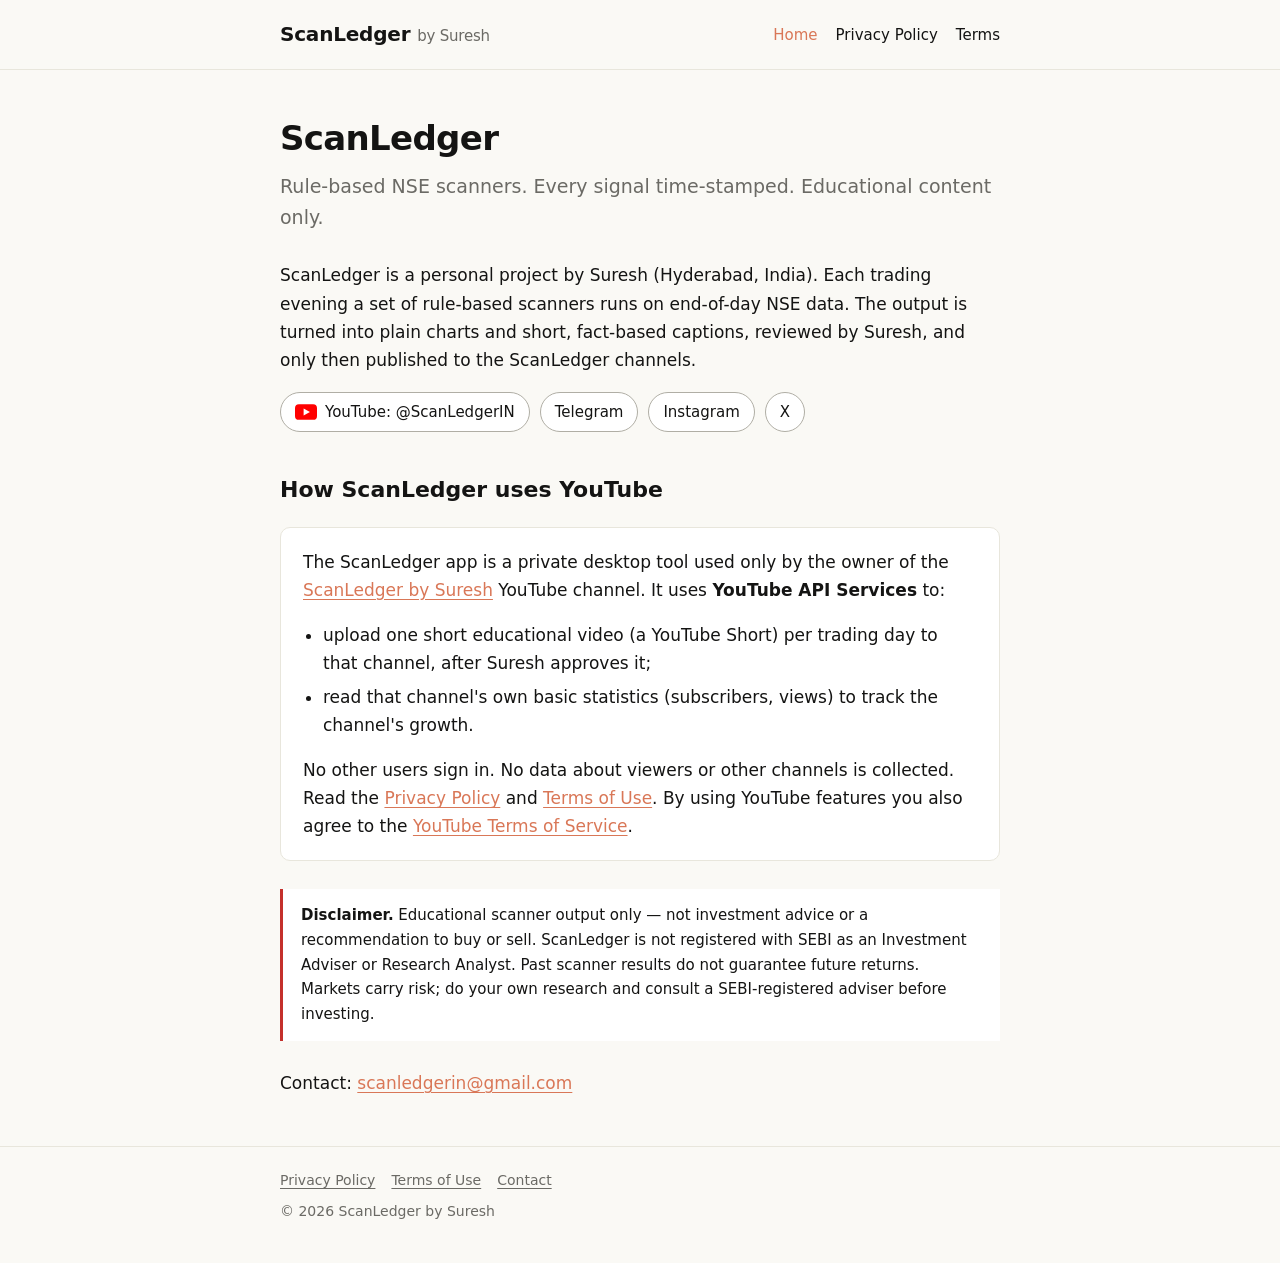
<file: index.html>
<!doctype html>
<html lang="en">
<head>
<meta charset="utf-8">
<meta name="viewport" content="width=device-width, initial-scale=1">
<title>ScanLedger by Suresh</title>
<meta name="description" content="ScanLedger: rule-based NSE stock-scanner output, published as educational posts and YouTube Shorts.">
<link rel="stylesheet" href="style.css">
</head>
<body>
<header><div class="wrap">
  <a class="brand" href="./">ScanLedger <span>by Suresh</span></a>
  <nav><a href="./" aria-current="page">Home</a><a href="privacy.html">Privacy Policy</a><a href="terms.html">Terms</a></nav>
</div></header>

<main><div class="wrap">
  <h1>ScanLedger</h1>
  <p class="lede">Rule-based NSE scanners. Every signal time-stamped. Educational content only.</p>

  <p>ScanLedger is a personal project by Suresh (Hyderabad, India). Each trading evening a set of
  rule-based scanners runs on end-of-day NSE data. The output is turned into plain charts and short,
  fact-based captions, reviewed by Suresh, and only then published to the ScanLedger channels.</p>

  <ul class="links">
    <li><a href="https://www.youtube.com/@ScanLedgerIN" rel="noopener">
      <svg class="yt" viewBox="0 0 28 20" aria-hidden="true"><rect width="28" height="20" rx="5" fill="#FF0000"/><path d="M11 5.5v9l8-4.5z" fill="#fff"/></svg>
      YouTube: @ScanLedgerIN</a></li>
    <li><a href="https://telegram.me/ScanLedgerIN" rel="noopener">Telegram</a></li>
    <li><a href="https://www.instagram.com/ScanLedgerIN" rel="noopener">Instagram</a></li>
    <li><a href="https://x.com/ScanLedgerIN" rel="noopener">X</a></li>
  </ul>

  <h2>How ScanLedger uses YouTube</h2>
  <div class="card">
    <p style="margin-top:0">The ScanLedger app is a private desktop tool used only by the owner of the
    <a href="https://www.youtube.com/@ScanLedgerIN">ScanLedger by Suresh</a> YouTube channel. It uses
    <strong>YouTube API Services</strong> to:</p>
    <ul class="plain">
      <li>upload one short educational video (a YouTube Short) per trading day to that channel, after Suresh approves it;</li>
      <li>read that channel's own basic statistics (subscribers, views) to track the channel's growth.</li>
    </ul>
    <p style="margin-bottom:0">No other users sign in. No data about viewers or other channels is collected.
    Read the <a href="privacy.html">Privacy Policy</a> and <a href="terms.html">Terms of Use</a>. By using
    YouTube features you also agree to the
    <a href="https://www.youtube.com/t/terms">YouTube Terms of Service</a>.</p>
  </div>

  <div class="disclaimer"><strong>Disclaimer.</strong> Educational scanner output only — not investment
  advice or a recommendation to buy or sell. ScanLedger is not registered with SEBI as an Investment
  Adviser or Research Analyst. Past scanner results do not guarantee future returns. Markets carry risk;
  do your own research and consult a SEBI-registered adviser before investing.</div>

  <p>Contact: <a href="mailto:scanledgerin@gmail.com">scanledgerin@gmail.com</a></p>
</div></main>

<footer><div class="wrap">
  <a href="privacy.html">Privacy Policy</a><a href="terms.html">Terms of Use</a><a href="mailto:scanledgerin@gmail.com">Contact</a>
  <div style="margin-top:8px">© 2026 ScanLedger by Suresh</div>
</div></footer>
</body>
</html>
</file>
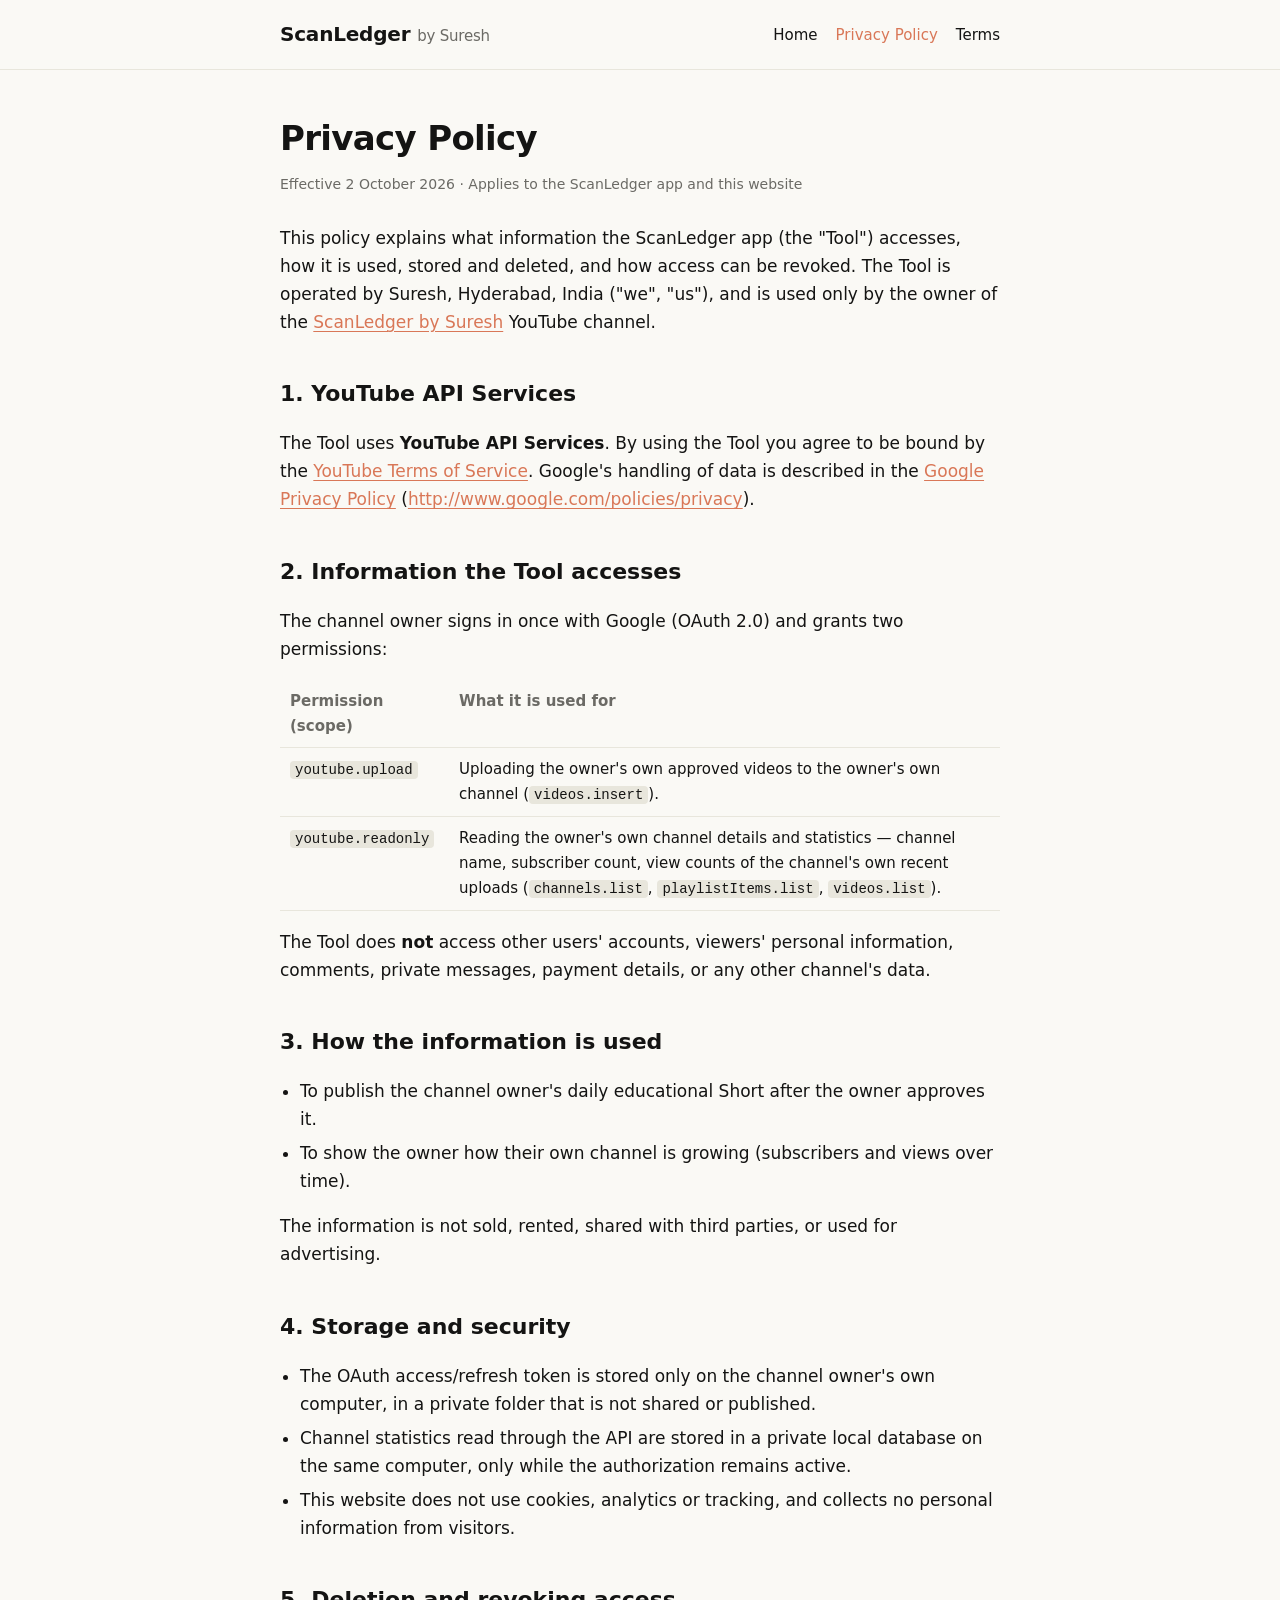
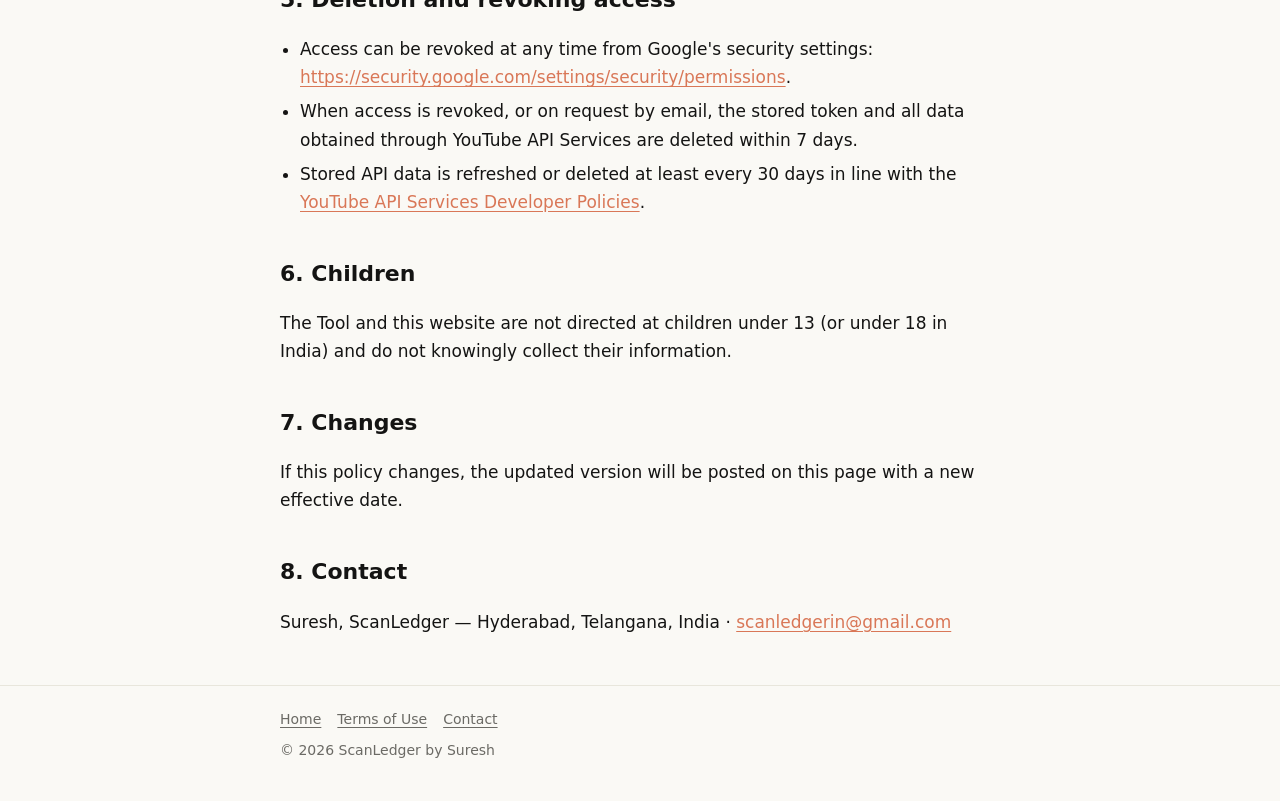
<file: privacy.html>
<!doctype html>
<html lang="en">
<head>
<meta charset="utf-8">
<meta name="viewport" content="width=device-width, initial-scale=1">
<title>Privacy Policy · ScanLedger</title>
<link rel="stylesheet" href="style.css">
</head>
<body>
<header><div class="wrap">
  <a class="brand" href="./">ScanLedger <span>by Suresh</span></a>
  <nav><a href="./">Home</a><a href="privacy.html" aria-current="page">Privacy Policy</a><a href="terms.html">Terms</a></nav>
</div></header>

<main><div class="wrap">
  <h1>Privacy Policy</h1>
  <p class="meta">Effective 2 October 2026 · Applies to the ScanLedger app and this website</p>

  <p>This policy explains what information the ScanLedger app (the "Tool") accesses, how it is used,
  stored and deleted, and how access can be revoked. The Tool is operated by Suresh, Hyderabad, India
  ("we", "us"), and is used only by the owner of the
  <a href="https://www.youtube.com/@ScanLedgerIN">ScanLedger by Suresh</a> YouTube channel.</p>

  <h2>1. YouTube API Services</h2>
  <p>The Tool uses <strong>YouTube API Services</strong>. By using the Tool you agree to be bound by the
  <a href="https://www.youtube.com/t/terms">YouTube Terms of Service</a>. Google's handling of data is
  described in the <a href="https://policies.google.com/privacy">Google Privacy Policy</a>
  (<a href="http://www.google.com/policies/privacy">http://www.google.com/policies/privacy</a>).</p>

  <h2>2. Information the Tool accesses</h2>
  <p>The channel owner signs in once with Google (OAuth 2.0) and grants two permissions:</p>
  <div class="table-scroll"><table>
    <tr><th>Permission (scope)</th><th>What it is used for</th></tr>
    <tr><td><code>youtube.upload</code></td><td>Uploading the owner's own approved videos to the owner's own channel (<code>videos.insert</code>).</td></tr>
    <tr><td><code>youtube.readonly</code></td><td>Reading the owner's own channel details and statistics — channel name, subscriber count, view counts of the channel's own recent uploads (<code>channels.list</code>, <code>playlistItems.list</code>, <code>videos.list</code>).</td></tr>
  </table></div>
  <p>The Tool does <strong>not</strong> access other users' accounts, viewers' personal information,
  comments, private messages, payment details, or any other channel's data.</p>

  <h2>3. How the information is used</h2>
  <ul class="plain">
    <li>To publish the channel owner's daily educational Short after the owner approves it.</li>
    <li>To show the owner how their own channel is growing (subscribers and views over time).</li>
  </ul>
  <p>The information is not sold, rented, shared with third parties, or used for advertising.</p>

  <h2>4. Storage and security</h2>
  <ul class="plain">
    <li>The OAuth access/refresh token is stored only on the channel owner's own computer, in a private
      folder that is not shared or published.</li>
    <li>Channel statistics read through the API are stored in a private local database on the same
      computer, only while the authorization remains active.</li>
    <li>This website does not use cookies, analytics or tracking, and collects no personal information
      from visitors.</li>
  </ul>

  <h2>5. Deletion and revoking access</h2>
  <ul class="plain">
    <li>Access can be revoked at any time from Google's security settings:
      <a href="https://security.google.com/settings/security/permissions">https://security.google.com/settings/security/permissions</a>.</li>
    <li>When access is revoked, or on request by email, the stored token and all data obtained through
      YouTube API Services are deleted within 7 days.</li>
    <li>Stored API data is refreshed or deleted at least every 30 days in line with the
      <a href="https://developers.google.com/youtube/terms/developer-policies">YouTube API Services Developer Policies</a>.</li>
  </ul>

  <h2>6. Children</h2>
  <p>The Tool and this website are not directed at children under 13 (or under 18 in India) and do not knowingly collect their information.</p>

  <h2>7. Changes</h2>
  <p>If this policy changes, the updated version will be posted on this page with a new effective date.</p>

  <h2>8. Contact</h2>
  <p>Suresh, ScanLedger — Hyderabad, Telangana, India ·
  <a href="mailto:scanledgerin@gmail.com">scanledgerin@gmail.com</a></p>
</div></main>

<footer><div class="wrap">
  <a href="./">Home</a><a href="terms.html">Terms of Use</a><a href="mailto:scanledgerin@gmail.com">Contact</a>
  <div style="margin-top:8px">© 2026 ScanLedger by Suresh</div>
</div></footer>
</body>
</html>
</file>
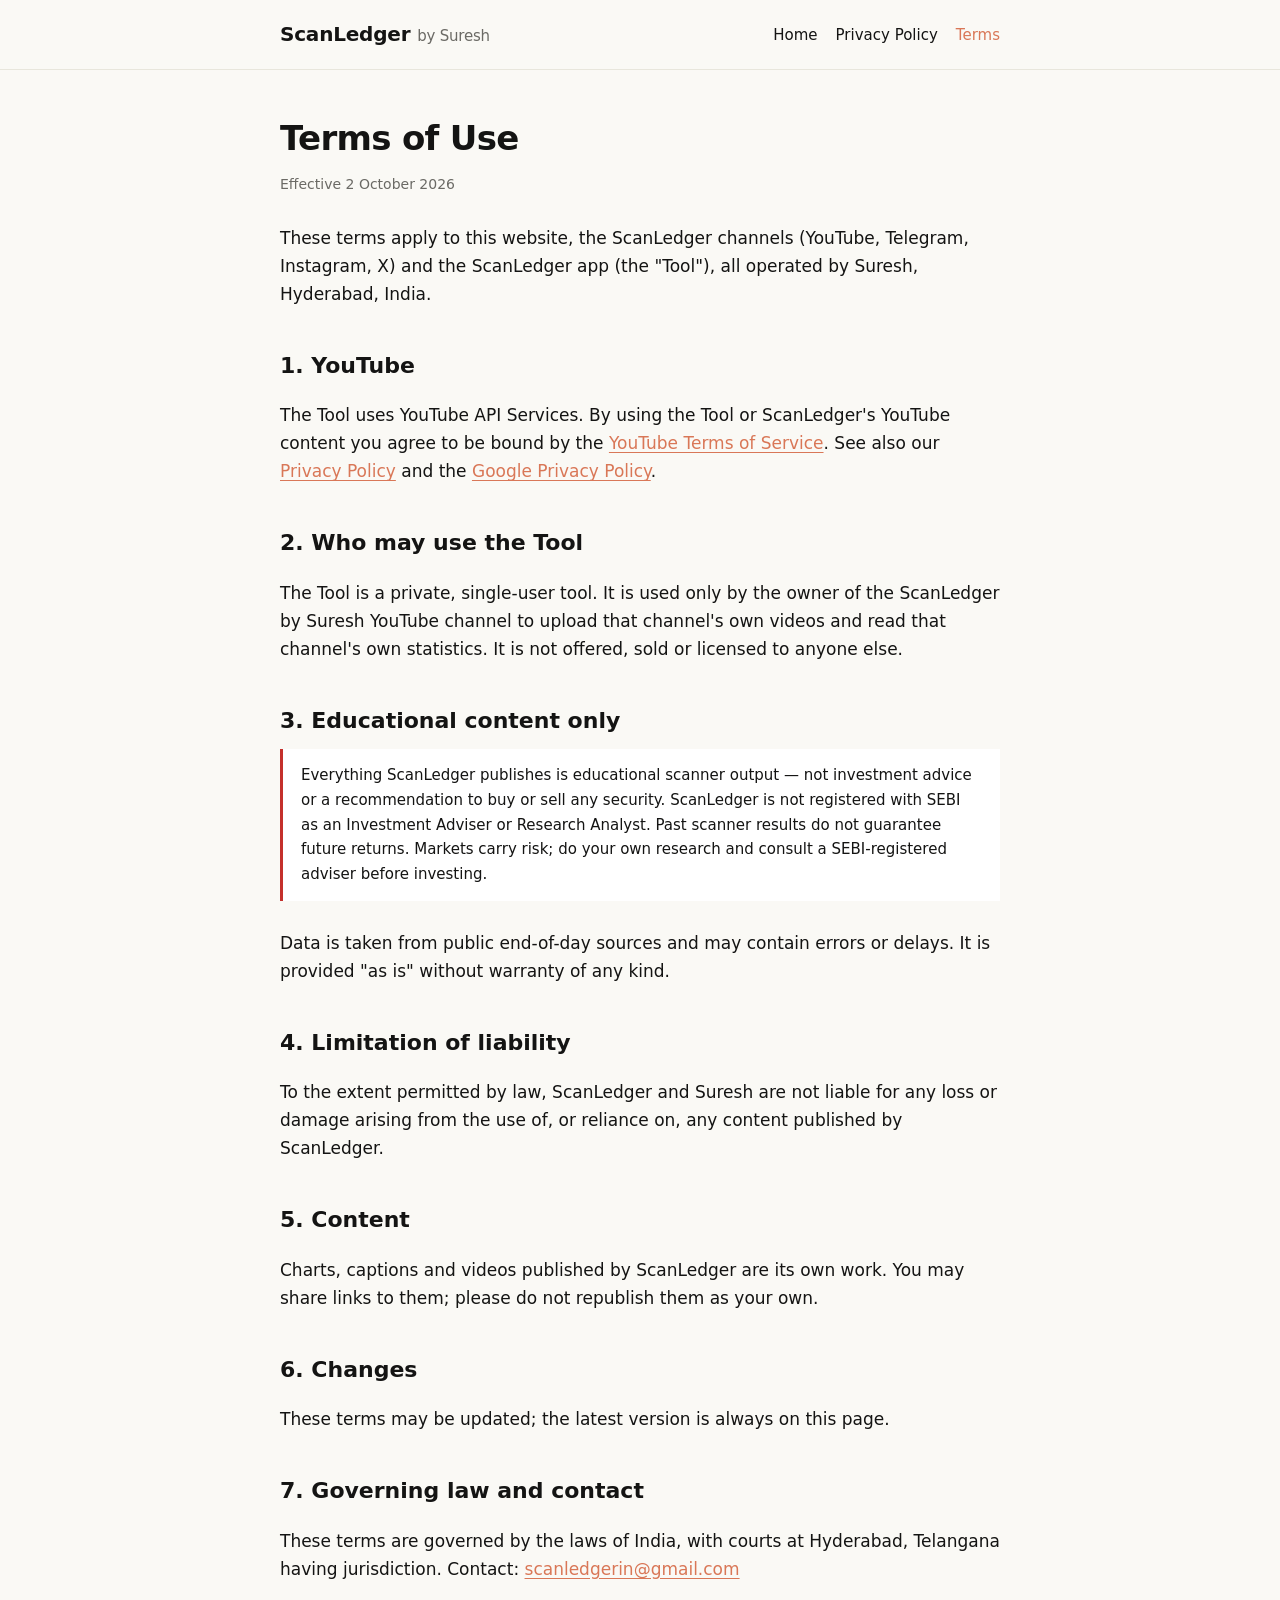
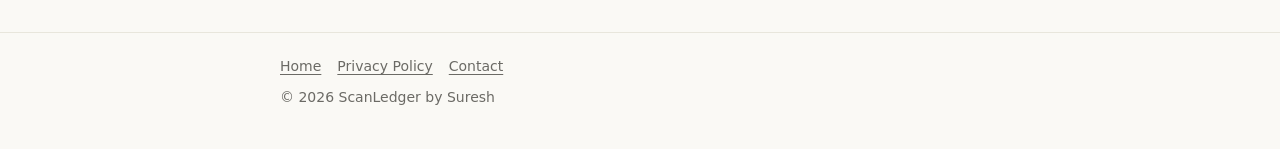
<file: terms.html>
<!doctype html>
<html lang="en">
<head>
<meta charset="utf-8">
<meta name="viewport" content="width=device-width, initial-scale=1">
<title>Terms of Use · ScanLedger</title>
<link rel="stylesheet" href="style.css">
</head>
<body>
<header><div class="wrap">
  <a class="brand" href="./">ScanLedger <span>by Suresh</span></a>
  <nav><a href="./">Home</a><a href="privacy.html">Privacy Policy</a><a href="terms.html" aria-current="page">Terms</a></nav>
</div></header>

<main><div class="wrap">
  <h1>Terms of Use</h1>
  <p class="meta">Effective 2 October 2026</p>

  <p>These terms apply to this website, the ScanLedger channels (YouTube, Telegram, Instagram, X) and
  the ScanLedger app (the "Tool"), all operated by Suresh, Hyderabad, India.</p>

  <h2>1. YouTube</h2>
  <p>The Tool uses YouTube API Services. By using the Tool or ScanLedger's YouTube content you agree to be
  bound by the <a href="https://www.youtube.com/t/terms">YouTube Terms of Service</a>. See also our
  <a href="privacy.html">Privacy Policy</a> and the
  <a href="https://policies.google.com/privacy">Google Privacy Policy</a>.</p>

  <h2>2. Who may use the Tool</h2>
  <p>The Tool is a private, single-user tool. It is used only by the owner of the ScanLedger by Suresh
  YouTube channel to upload that channel's own videos and read that channel's own statistics. It is not
  offered, sold or licensed to anyone else.</p>

  <h2>3. Educational content only</h2>
  <div class="disclaimer" style="margin-top:8px">Everything ScanLedger publishes is educational scanner
  output — not investment advice or a recommendation to buy or sell any security. ScanLedger is not
  registered with SEBI as an Investment Adviser or Research Analyst. Past scanner results do not
  guarantee future returns. Markets carry risk; do your own research and consult a SEBI-registered
  adviser before investing.</div>
  <p>Data is taken from public end-of-day sources and may contain errors or delays. It is provided "as is"
  without warranty of any kind.</p>

  <h2>4. Limitation of liability</h2>
  <p>To the extent permitted by law, ScanLedger and Suresh are not liable for any loss or damage arising
  from the use of, or reliance on, any content published by ScanLedger.</p>

  <h2>5. Content</h2>
  <p>Charts, captions and videos published by ScanLedger are its own work. You may share links to them;
  please do not republish them as your own.</p>

  <h2>6. Changes</h2>
  <p>These terms may be updated; the latest version is always on this page.</p>

  <h2>7. Governing law and contact</h2>
  <p>These terms are governed by the laws of India, with courts at Hyderabad, Telangana having
  jurisdiction. Contact: <a href="mailto:scanledgerin@gmail.com">scanledgerin@gmail.com</a></p>
</div></main>

<footer><div class="wrap">
  <a href="./">Home</a><a href="privacy.html">Privacy Policy</a><a href="mailto:scanledgerin@gmail.com">Contact</a>
  <div style="margin-top:8px">© 2026 ScanLedger by Suresh</div>
</div></footer>
</body>
</html>
</file>
<file: style.css>
:root {
  --bg: #FAF9F5; --ink: #141413; --accent: #D97757; --muted: #6B6A65;
  --panel: #E8E6DC; --soft: #B0AEA5; --risk: #C4302B;
}
* { box-sizing: border-box; }
html { -webkit-text-size-adjust: 100%; }
body {
  margin: 0; background: var(--bg); color: var(--ink);
  font: 17px/1.65 "Segoe UI", system-ui, -apple-system, Roboto, Arial, sans-serif;
}
a { color: var(--accent); text-underline-offset: 3px; }
a:hover { color: var(--ink); }
.wrap { max-width: 760px; margin: 0 auto; padding: 0 20px; }
header { border-bottom: 1px solid var(--panel); }
header .wrap { display: flex; align-items: center; justify-content: space-between; gap: 16px; flex-wrap: wrap; padding-top: 18px; padding-bottom: 18px; }
.brand { font-weight: 700; font-size: 20px; color: var(--ink); text-decoration: none; letter-spacing: -0.01em; }
.brand span { color: var(--muted); font-weight: 400; font-size: 15px; }
nav a { margin-left: 18px; color: var(--ink); text-decoration: none; font-size: 15px; }
nav a:first-child { margin-left: 0; }
nav a:hover, nav a[aria-current] { color: var(--accent); }
main { padding: 48px 0 32px; }
h1 { font-size: 34px; line-height: 1.2; margin: 0 0 12px; letter-spacing: -0.02em; }
h2 { font-size: 22px; margin: 40px 0 10px; }
h3 { font-size: 18px; margin: 24px 0 6px; }
.lede { font-size: 19px; color: var(--muted); margin: 0 0 28px; }
.meta { color: var(--muted); font-size: 14px; margin-bottom: 28px; }
.card { background: #fff; border: 1px solid var(--panel); border-radius: 10px; padding: 20px 22px; margin: 18px 0; }
.links { display: flex; flex-wrap: wrap; gap: 10px; margin: 18px 0 8px; padding: 0; list-style: none; }
.links a { display: inline-flex; align-items: center; gap: 8px; border: 1px solid var(--soft); border-radius: 999px; padding: 7px 14px; text-decoration: none; color: var(--ink); font-size: 15px; background: #fff; }
.links a:hover { border-color: var(--accent); color: var(--accent); }
.yt { width: 22px; height: 16px; flex: none; }
.disclaimer { border-left: 3px solid var(--risk); background: #fff; padding: 14px 18px; font-size: 15px; color: var(--ink); margin: 28px 0; }
ul.plain { padding-left: 20px; }
ul.plain li { margin: 6px 0; }
table { border-collapse: collapse; width: 100%; font-size: 15px; margin: 12px 0; }
th, td { text-align: left; vertical-align: top; padding: 9px 10px; border-bottom: 1px solid var(--panel); }
th { color: var(--muted); font-weight: 600; }
code { background: var(--panel); padding: 1px 5px; border-radius: 4px; font-size: 14px; }
footer { border-top: 1px solid var(--panel); color: var(--muted); font-size: 14px; padding: 22px 0 40px; }
footer a { color: var(--muted); margin-right: 16px; }
@media (max-width: 520px) {
  h1 { font-size: 28px; }
  nav a { margin-left: 12px; }
  .table-scroll { overflow-x: auto; }
}
</file>
